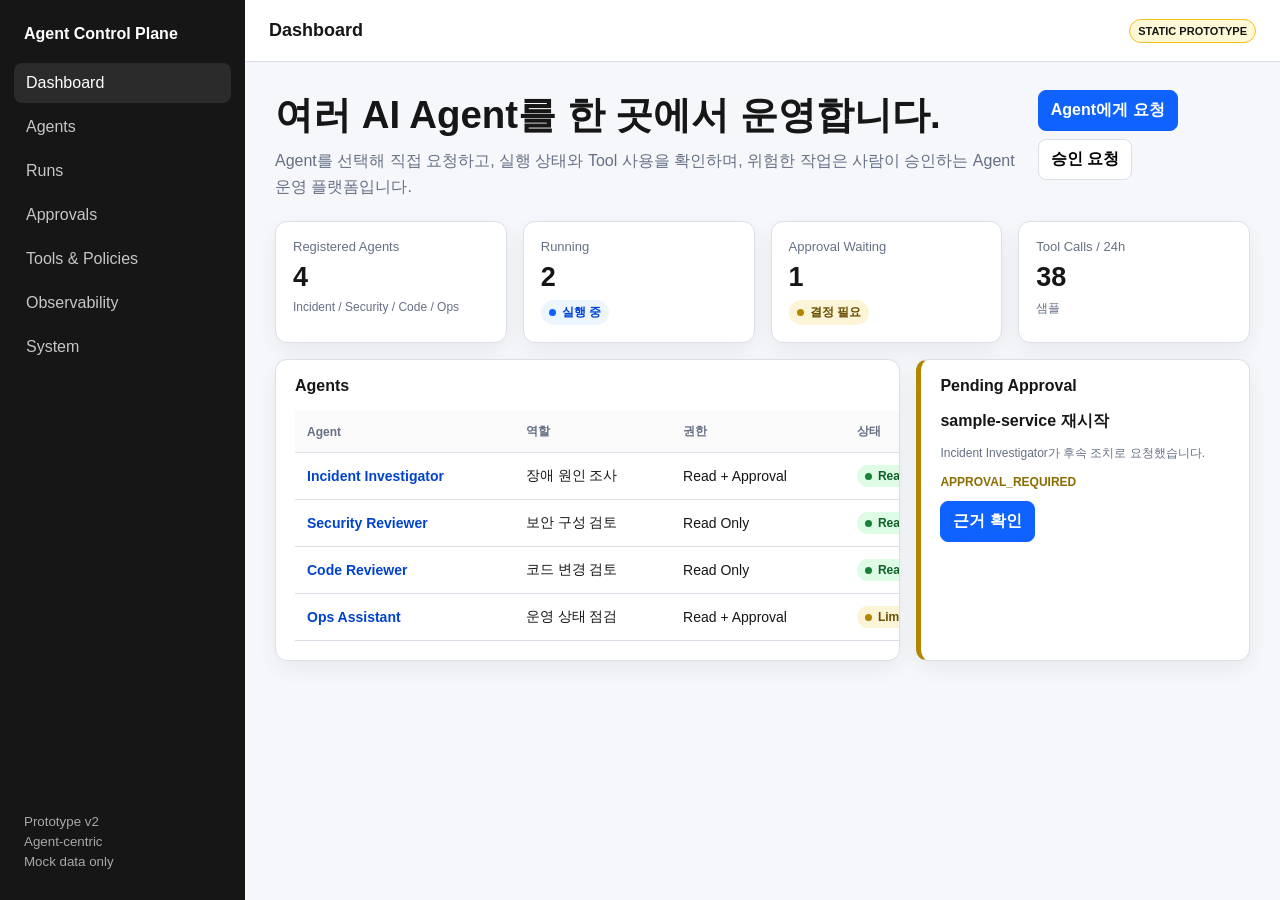
<file: prototype/index.html>
<!doctype html>
<html lang="ko">
<head>
  <meta charset="utf-8">
  <meta name="viewport" content="width=device-width, initial-scale=1">
  <meta http-equiv="refresh" content="0; url=agent-control-plane-v2.html">
  <title>Agent Control Plane Prototype v2</title>
</head>
<body>
  <p>Agent 중심 v2 프로토타입으로 이동합니다.</p>
  <p><a href="agent-control-plane-v2.html">Agent Control Plane Prototype v2 열기</a></p>
</body>
</html>
</file>
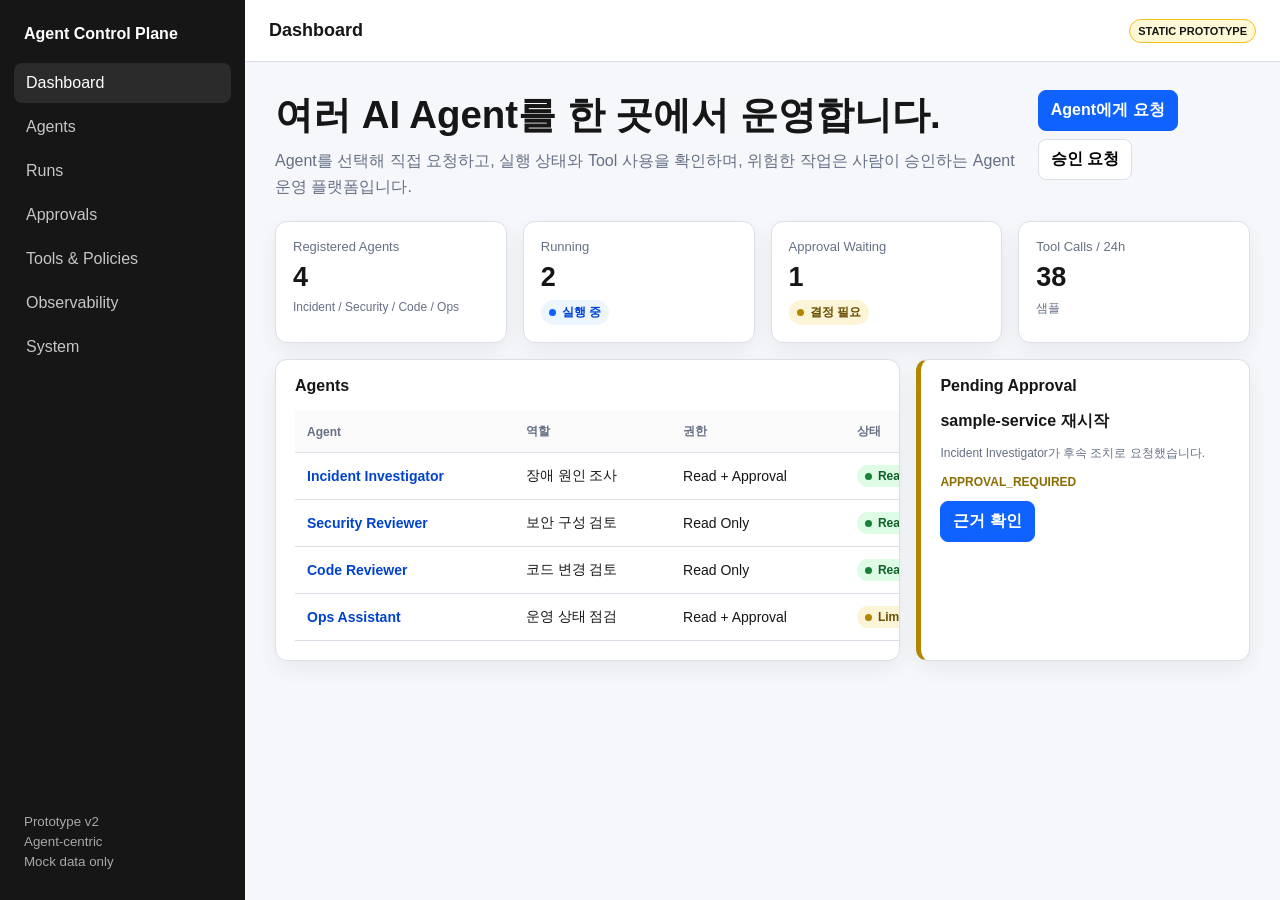
<file: prototype/agent-control-plane-v2.html>
<!doctype html>
<html lang="ko">
<head>
<meta charset="utf-8"><meta name="viewport" content="width=device-width,initial-scale=1">
<title>Agent Control Plane Prototype v2</title>
<style>
:root{--bg:#f5f7fa;--p:#fff;--t:#161616;--m:#667085;--l:#d9dee7;--b:#0f62fe;--ok:#198038;--w:#b28600;--d:#da1e28;--s:#161616}
*{box-sizing:border-box}body{margin:0;font-family:Arial,"Noto Sans KR",sans-serif;background:var(--bg);color:var(--t)}
button,input,textarea,select{font:inherit}.app{display:grid;grid-template-columns:245px 1fr;min-height:100vh}
aside{background:var(--s);color:white;padding:18px 14px;position:sticky;top:0;height:100vh;display:flex;flex-direction:column}.brand{font-weight:800;padding:7px 10px 20px}
nav{display:grid;gap:4px}.nav{border:0;background:transparent;color:#c6c6c6;text-align:left;padding:11px 12px;border-radius:8px}.nav:hover,.nav.active{background:#2b2b2b;color:white}
aside small{margin-top:auto;color:#a8a8a8;padding:10px;line-height:1.5}.main{min-width:0}.top{height:62px;background:#fff;border-bottom:1px solid var(--l);display:flex;align-items:center;padding:0 24px;position:sticky;top:0;z-index:5}.top b{font-size:18px}.mock{margin-left:auto;font-size:11px;background:#fff8d6;border:1px solid #f1c21b;padding:5px 8px;border-radius:999px;font-weight:800}
.menu{display:none}.content{max-width:1400px;margin:auto;padding:28px 30px 50px}.view{display:none}.view.active{display:block}
.hero{display:flex;justify-content:space-between;gap:18px;align-items:flex-start;margin-bottom:22px}.hero h1{margin:0 0 7px;font-size:clamp(28px,3vw,40px)}.hero p{margin:0;color:var(--m);line-height:1.6;max-width:850px}
.btn{border:1px solid var(--l);background:#fff;padding:9px 12px;border-radius:8px;font-weight:800;cursor:pointer}.btn.primary{background:var(--b);border-color:var(--b);color:#fff}.actions{display:flex;gap:8px;flex-wrap:wrap}
.grid{display:grid;gap:16px}.kpis{grid-template-columns:repeat(4,1fr);margin-bottom:16px}.two{grid-template-columns:minmax(0,1.5fr) minmax(300px,.8fr)}.agents{grid-template-columns:repeat(4,1fr)}
.card{background:var(--p);border:1px solid var(--l);border-radius:12px;box-shadow:0 8px 22px rgba(16,24,40,.06)}.head{padding:17px 19px 10px}.head h2{margin:0;font-size:16px}.body{padding:6px 19px 19px}.k{padding:17px}.label{font-size:13px;color:var(--m)}.value{font-size:27px;font-weight:800;margin-top:8px}.sub{font-size:12px;color:var(--m);margin-top:7px}
.badge{display:inline-flex;gap:6px;align-items:center;border-radius:999px;padding:4px 8px;font-size:12px;font-weight:800;background:#eee}.badge:before{content:"";width:7px;height:7px;border-radius:50%;background:#888}.ok{background:#defbe6;color:#0e6027}.ok:before{background:var(--ok)}.run{background:#edf5ff;color:#0043ce}.run:before{background:var(--b)}.warn{background:#fcf4d6;color:#684e00}.warn:before{background:var(--w)}
table{width:100%;border-collapse:collapse;min-width:680px}.table{overflow:auto}th,td{text-align:left;padding:12px;border-bottom:1px solid var(--l);font-size:14px}th{font-size:12px;color:var(--m);background:#fafafa}.link{color:#0043ce;font-weight:800;cursor:pointer}
.agent{padding:17px}.agent h3{margin:10px 0 6px}.agent p{font-size:13px;color:var(--m);line-height:1.55}.icon{width:40px;height:40px;border-radius:10px;background:#edf5ff;color:#0043ce;display:grid;place-items:center;font-weight:900}
.tags{display:flex;gap:5px;flex-wrap:wrap;margin:10px 0}.tag{font-size:11px;border:1px solid var(--l);padding:4px 6px;border-radius:6px}.request textarea{width:100%;min-height:130px;border:1px solid #aeb7c2;border-radius:9px;padding:12px;resize:vertical}
.callout{border-left:4px solid var(--b);background:#edf5ff;padding:13px 15px;border-radius:0 9px 9px 0;line-height:1.55}.approval{border-left:5px solid var(--w)}
.policyrow,.toolrow{display:grid;grid-template-columns:150px 1fr auto;gap:10px;align-items:center;padding:10px 0;border-bottom:1px solid var(--l)}.policy{font-size:12px;font-weight:900}.allow{color:var(--ok)}.approve{color:#8a6d00}.deny{color:var(--d)}
.timeline{position:relative;margin-left:6px}.timeline:before{content:"";position:absolute;left:7px;top:7px;bottom:7px;width:2px;background:var(--l)}.step{position:relative;padding:0 0 20px 34px}.dot{position:absolute;left:0;top:2px;width:16px;height:16px;border-radius:50%;border:4px solid var(--ok);background:white}.step.active .dot{border-color:var(--b)}.step b{display:block}.small{font-size:12px;color:var(--m);line-height:1.55}
.chat{display:grid;gap:10px}.bubble{max-width:85%;padding:12px 14px;border-radius:12px;line-height:1.55}.user{margin-left:auto;background:#d0e2ff}.agentmsg{background:#f4f4f4}
.toast{position:fixed;right:18px;bottom:18px;background:#161616;color:white;padding:12px 14px;border-radius:9px;opacity:0;transition:.2s}.toast.show{opacity:1}
@media(max-width:1050px){.kpis,.agents{grid-template-columns:1fr 1fr}.two{grid-template-columns:1fr}}
@media(max-width:760px){.app{grid-template-columns:1fr}aside{position:fixed;left:-255px;width:245px;z-index:10;transition:.2s}aside.open{left:0}.menu{display:block;margin-right:10px}.content{padding:18px 13px 40px}.top{padding:0 13px}.hero{display:grid}.agents{grid-template-columns:1fr}.policyrow,.toolrow{grid-template-columns:1fr}.bubble{max-width:95%}}
@media(max-width:420px){.kpis{grid-template-columns:1fr}}
</style>
</head><body>
<div class="app">
<aside id="side"><div class="brand">Agent Control Plane</div><nav>
<button class="nav active" data-v="dashboard">Dashboard</button>
<button class="nav" data-v="agents">Agents</button>
<button class="nav" data-v="runs">Runs</button>
<button class="nav" data-v="approvals">Approvals</button>
<button class="nav" data-v="tools">Tools & Policies</button>
<button class="nav" data-v="observability">Observability</button>
<button class="nav" data-v="system">System</button>
</nav><small>Prototype v2<br>Agent-centric<br>Mock data only</small></aside>
<main class="main"><header class="top"><button class="menu" id="menu">☰</button><b id="title">Dashboard</b><span class="mock">STATIC PROTOTYPE</span></header><div class="content">

<section class="view active" id="dashboard">
<div class="hero"><div><h1>여러 AI Agent를 한 곳에서 운영합니다.</h1><p>Agent를 선택해 직접 요청하고, 실행 상태와 Tool 사용을 확인하며, 위험한 작업은 사람이 승인하는 Agent 운영 플랫폼입니다.</p></div><div class="actions"><button class="btn primary" data-v="agents">Agent에게 요청</button><button class="btn" data-v="approvals">승인 요청</button></div></div>
<div class="grid kpis">
<div class="card k"><div class="label">Registered Agents</div><div class="value">4</div><div class="sub">Incident / Security / Code / Ops</div></div>
<div class="card k"><div class="label">Running</div><div class="value">2</div><div class="sub"><span class="badge run">실행 중</span></div></div>
<div class="card k"><div class="label">Approval Waiting</div><div class="value">1</div><div class="sub"><span class="badge warn">결정 필요</span></div></div>
<div class="card k"><div class="label">Tool Calls / 24h</div><div class="value">38</div><div class="sub">샘플</div></div>
</div>
<div class="grid two">
<div class="card"><div class="head"><h2>Agents</h2></div><div class="body table"><table><tr><th>Agent</th><th>역할</th><th>권한</th><th>상태</th></tr>
<tr><td><span class="link" data-agent="incident">Incident Investigator</span></td><td>장애 원인 조사</td><td>Read + Approval</td><td><span class="badge ok">Ready</span></td></tr>
<tr><td><span class="link" data-agent="security">Security Reviewer</span></td><td>보안 구성 검토</td><td>Read Only</td><td><span class="badge ok">Ready</span></td></tr>
<tr><td><span class="link" data-agent="code">Code Reviewer</span></td><td>코드 변경 검토</td><td>Read Only</td><td><span class="badge ok">Ready</span></td></tr>
<tr><td><span class="link" data-agent="ops">Ops Assistant</span></td><td>운영 상태 점검</td><td>Read + Approval</td><td><span class="badge warn">Limited</span></td></tr>
</table></div></div>
<div class="card approval"><div class="head"><h2>Pending Approval</h2></div><div class="body"><b>sample-service 재시작</b><p class="small">Incident Investigator가 후속 조치로 요청했습니다.</p><p class="policy approve">APPROVAL_REQUIRED</p><button class="btn primary" data-v="approvals">근거 확인</button></div></div>
</div></section>

<section class="view" id="agents"><div class="hero"><div><h1>Agents</h1><p>Agent를 선택하면 역할과 Tool 정책을 확인하고 바로 요청할 수 있습니다.</p></div></div>
<div class="grid agents">
<div class="card agent"><div class="icon">IN</div><h3>Incident Investigator</h3><p>Metrics, Logs, Deployment, Dependency를 조사해 장애 원인을 찾습니다.</p><div class="tags"><span class="tag">read_metrics</span><span class="tag">read_logs</span></div><button class="btn primary" data-agent="incident">열기 / 요청하기</button></div>
<div class="card agent"><div class="icon">SR</div><h3>Security Reviewer</h3><p>Repository, Dockerfile, Kubernetes, 인증/인가 구성을 검토합니다.</p><div class="tags"><span class="tag">read_repo</span><span class="tag">scan_config</span></div><button class="btn primary" data-agent="security">열기 / 요청하기</button></div>
<div class="card agent"><div class="icon">CR</div><h3>Code Reviewer</h3><p>변경 코드와 테스트를 읽고 회귀와 누락을 검토합니다.</p><div class="tags"><span class="tag">git_diff</span><span class="tag">read_tests</span></div><button class="btn primary" data-agent="code">열기 / 요청하기</button></div>
<div class="card agent"><div class="icon">OP</div><h3>Ops Assistant</h3><p>서비스 상태와 배포 이력을 점검하고 운영 조치를 제안합니다.</p><div class="tags"><span class="tag">status</span><span class="tag">deployment</span></div><button class="btn primary" data-agent="ops">열기 / 요청하기</button></div>
</div></section>

<section class="view" id="agentDetail"><div class="hero"><div><h1 id="agentName">Incident Investigator</h1><p id="agentDesc">장애 원인을 운영 정보로 조사합니다.</p></div><span class="badge ok">Ready</span></div>
<div class="grid two"><div class="card"><div class="head"><h2>Agent에게 요청</h2></div><div class="body request">
<textarea id="request">최근 30분 동안 API 5xx가 증가한 원인을 조사하고 대응안을 정리해줘.</textarea>
<div class="actions" style="margin-top:10px"><button class="btn primary" id="run">Run Agent</button><button class="btn" id="clear">Clear</button></div>
<p class="small">실제 구현 시 이 요청은 Web GUI, REST API, sapctl CLI에서 동일하게 실행됩니다.</p></div></div>
<div class="card"><div class="head"><h2>Agent Policy</h2></div><div class="body" id="policy">
<div class="policyrow"><code>read_metrics</code><span>Metrics 조회</span><span class="policy allow">ALLOW</span></div>
<div class="policyrow"><code>read_logs</code><span>Log 조회</span><span class="policy allow">ALLOW</span></div>
<div class="policyrow"><code>restart_service</code><span>서비스 재시작</span><span class="policy approve">APPROVAL</span></div>
<div class="policyrow"><code>read_secret</code><span>Secret 조회</span><span class="policy deny">DENY</span></div>
</div></div></div>
<div class="card" style="margin-top:16px"><div class="head"><h2>최근 요청</h2></div><div class="body chat"><div class="bubble user">최근 30분 동안 5xx 증가 원인을 조사해줘.</div><div class="bubble agentmsg">조사를 시작했습니다. Metrics → Logs → Deployment → Dependency 순서로 확인합니다.</div></div></div>
</section>

<section class="view" id="runs"><div class="hero"><div><h1>Runs</h1><p>모든 Agent 실행을 요청, 상태, Tool 호출, 결과 기준으로 추적합니다.</p></div><button class="btn primary" data-v="agents">새 Run</button></div>
<div class="card"><div class="head"><h2>Recent Runs</h2></div><div class="body table"><table><tr><th>Run</th><th>Agent</th><th>Request</th><th>Status</th><th>Tool Calls</th><th>Result</th></tr>
<tr><td><span class="link" data-v="runDetail">run_demo_1042</span></td><td>Incident Investigator</td><td>API 5xx 원인 조사</td><td><span class="badge run">RUNNING</span></td><td>4</td><td>DB pool 포화 의심</td></tr>
<tr><td>run_demo_1041</td><td>Security Reviewer</td><td>배포 설정 검토</td><td><span class="badge ok">DONE</span></td><td>6</td><td>2 findings</td></tr>
</table></div></div></section>

<section class="view" id="runDetail"><div class="hero"><div><h1>Run #1042</h1><p>Incident Investigator · <span class="badge run">RUNNING</span></p></div><button class="btn primary" data-v="approvals">승인 요청 1</button></div>
<div class="grid two"><div class="card"><div class="head"><h2>요청 / Timeline</h2></div><div class="body">
<div class="callout" style="margin-bottom:16px"><b>User request</b><br>최근 30분 동안 API 5xx가 증가한 원인을 조사하고 대응안을 정리해줘.</div>
<div class="timeline"><div class="step"><span class="dot"></span><b>read_metrics 완료</b><span class="small">5xx, P95, DB pool 조회</span></div><div class="step"><span class="dot"></span><b>read_logs 완료</b><span class="small">DB timeout 패턴 확인</span></div><div class="step"><span class="dot"></span><b>read_deployment 완료</b><span class="small">최근 배포 확인</span></div><div class="step active"><span class="dot"></span><b>dependency_check 진행 중</b><span class="small">PostgreSQL 확인</span></div></div></div></div>
<div class="card"><div class="head"><h2>Tool Calls</h2></div><div class="body"><div class="toolrow"><code>read_metrics</code><span>P95 / Error / DB pool</span><span class="badge ok">DONE</span></div><div class="toolrow"><code>read_logs</code><span>timeout pattern</span><span class="badge ok">DONE</span></div><div class="toolrow"><code>read_deployment</code><span>release state</span><span class="badge ok">DONE</span></div><div class="toolrow"><code>dependency_check</code><span>PostgreSQL</span><span class="badge run">RUNNING</span></div></div></div></div>
<div class="grid two" style="margin-top:16px"><div class="card"><div class="head"><h2>Result</h2></div><div class="body"><div class="callout"><b>Finding</b><br>DB connection pool 포화가 주요 원인으로 보입니다.</div></div></div>
<div class="card approval"><div class="head"><h2>Recommended Action</h2></div><div class="body"><b>sample-service 재시작 후 회복 검증</b><p class="policy approve">APPROVAL_REQUIRED</p><button class="btn primary" data-v="approvals">승인 여부 결정</button></div></div></div>
</section>

<section class="view" id="approvals"><div class="hero"><div><h1>Approvals</h1><p>Agent가 요청한 영향 작업을 사람이 결정합니다.</p></div></div>
<div class="card approval"><div class="head"><h2>sample-service 재시작</h2></div><div class="body"><p><b>Requested by</b><br>Incident Investigator / run_demo_1042</p><p><b>Evidence</b><br>DB pool 96%, timeout 42건, P95 3.2s (모두 샘플)</p><p class="policy approve">APPROVAL_REQUIRED</p><div class="actions"><button class="btn primary" id="approveBtn">Approve</button><button class="btn" id="rejectBtn">Reject</button><span id="decision" class="badge warn">WAITING</span></div></div></div></section>

<section class="view" id="tools"><div class="hero"><div><h1>Tools & Policies</h1><p>Agent별 Tool 사용 권한을 ALLOW, APPROVAL_REQUIRED, DENY로 관리합니다.</p></div></div>
<div class="card"><div class="head"><h2>Incident Investigator</h2></div><div class="body">
<div class="policyrow"><code>read_metrics</code><span>Metrics 조회</span><span class="policy allow">ALLOW</span></div>
<div class="policyrow"><code>read_logs</code><span>Log 조회</span><span class="policy allow">ALLOW</span></div>
<div class="policyrow"><code>restart_service</code><span>서비스 재시작</span><span class="policy approve">APPROVAL_REQUIRED</span></div>
<div class="policyrow"><code>deploy</code><span>배포</span><span class="policy approve">APPROVAL_REQUIRED</span></div>
<div class="policyrow"><code>read_secret</code><span>Secret 조회</span><span class="policy deny">DENY</span></div>
</div></div></section>

<section class="view" id="observability"><div class="hero"><div><h1>Observability</h1><p>Agent와 Tool 실행을 운영 관점에서 추적하는 개념 화면입니다.</p></div></div>
<div class="grid kpis"><div class="card k"><div class="label">Agent Completion</div><div class="value">94%</div><div class="sub">sample</div></div><div class="card k"><div class="label">Tool Failure</div><div class="value">2.6%</div><div class="sub">sample</div></div><div class="card k"><div class="label">P95 Run</div><div class="value">38s</div><div class="sub">sample</div></div><div class="card k"><div class="label">Approval Wait</div><div class="value">3m</div><div class="sub">sample</div></div></div></section>

<section class="view" id="system"><div class="hero"><div><h1>System</h1><p>Control Plane, Database, Agent Provider, 배포 상태를 확인합니다.</p></div></div>
<div class="grid kpis"><div class="card k"><div class="label">Control API</div><div class="value">UP</div><div class="sub">prototype</div></div><div class="card k"><div class="label">PostgreSQL</div><div class="value">NEXT</div><div class="sub">Phase 0.5</div></div><div class="card k"><div class="label">Agent Provider</div><div class="value">MOCK</div><div class="sub">Agents API later</div></div><div class="card k"><div class="label">Runtime</div><div class="value">HTML</div><div class="sub">v2</div></div></div></section>

</div></main></div><div class="toast" id="toast"></div>
<script>
const titles={dashboard:"Dashboard",agents:"Agents",agentDetail:"Agent Detail",runs:"Runs",runDetail:"Run Detail",approvals:"Approvals",tools:"Tools & Policies",observability:"Observability",system:"System"};
const side=document.getElementById("side"),toast=document.getElementById("toast");
function show(id){document.querySelectorAll(".view").forEach(x=>x.classList.toggle("active",x.id===id));document.querySelectorAll(".nav").forEach(x=>x.classList.toggle("active",x.dataset.v===id||(id==="agentDetail"&&x.dataset.v==="agents")||(id==="runDetail"&&x.dataset.v==="runs")));document.getElementById("title").textContent=titles[id];side.classList.remove("open");window.scrollTo(0,0)}
document.querySelectorAll("[data-v]").forEach(x=>x.onclick=()=>show(x.dataset.v));document.getElementById("menu").onclick=()=>side.classList.toggle("open");
const A={incident:["Incident Investigator","Metrics, Logs, Deployment, Dependency를 조사해 장애 원인과 대응안을 제시합니다.","최근 30분 동안 API 5xx가 증가한 원인을 조사하고 대응안을 정리해줘.",[["read_metrics","Metrics 조회","ALLOW"],["read_logs","Log 조회","ALLOW"],["restart_service","서비스 재시작","APPROVAL"],["read_secret","Secret 조회","DENY"]]],security:["Security Reviewer","Repository와 배포 구성을 읽기 전용으로 검토합니다.","이 Repository의 Dockerfile, 인증/인가 설정, Secret 노출 위험을 검토해줘.",[["read_repo","Repository 읽기","ALLOW"],["scan_config","설정 검토","ALLOW"],["change_code","코드 변경","APPROVAL"],["read_secret","Secret 조회","DENY"]]],code:["Code Reviewer","변경 코드와 테스트를 검토합니다.","최근 변경사항을 검토하고 blocker와 테스트 누락을 정리해줘.",[["git_diff","Diff 읽기","ALLOW"],["read_tests","Test 읽기","ALLOW"],["write_code","코드 수정","APPROVAL"],["merge","Merge","DENY"]]],ops:["Ops Assistant","서비스 상태와 배포 이력을 점검합니다.","현재 서비스 상태를 점검하고 주의가 필요한 항목을 정리해줘.",[["status","상태 조회","ALLOW"],["deployment","배포 조회","ALLOW"],["restart_service","서비스 재시작","APPROVAL"],["delete_data","데이터 삭제","DENY"]]]};
document.querySelectorAll("[data-agent]").forEach(x=>x.onclick=()=>{let a=A[x.dataset.agent];document.getElementById("agentName").textContent=a[0];document.getElementById("agentDesc").textContent=a[1];document.getElementById("request").value=a[2];document.getElementById("policy").innerHTML=a[3].map(p=>`<div class="policyrow"><code>${p[0]}</code><span>${p[1]}</span><span class="policy ${p[2]==="ALLOW"?"allow":p[2]==="DENY"?"deny":"approve"}">${p[2]}</span></div>`).join("");show("agentDetail")});
function pop(m){toast.textContent=m;toast.classList.add("show");setTimeout(()=>toast.classList.remove("show"),2200)}
document.getElementById("run").onclick=()=>{pop("샘플 Run 생성. 실제 Agent API는 호출하지 않습니다.");setTimeout(()=>show("runDetail"),300)};document.getElementById("clear").onclick=()=>document.getElementById("request").value="";
document.getElementById("approveBtn").onclick=()=>{let d=document.getElementById("decision");d.className="badge ok";d.textContent="APPROVED";pop("샘플 승인 완료")};document.getElementById("rejectBtn").onclick=()=>{let d=document.getElementById("decision");d.className="badge";d.textContent="REJECTED";pop("샘플 거부 완료")};
</script></body></html>
</file>
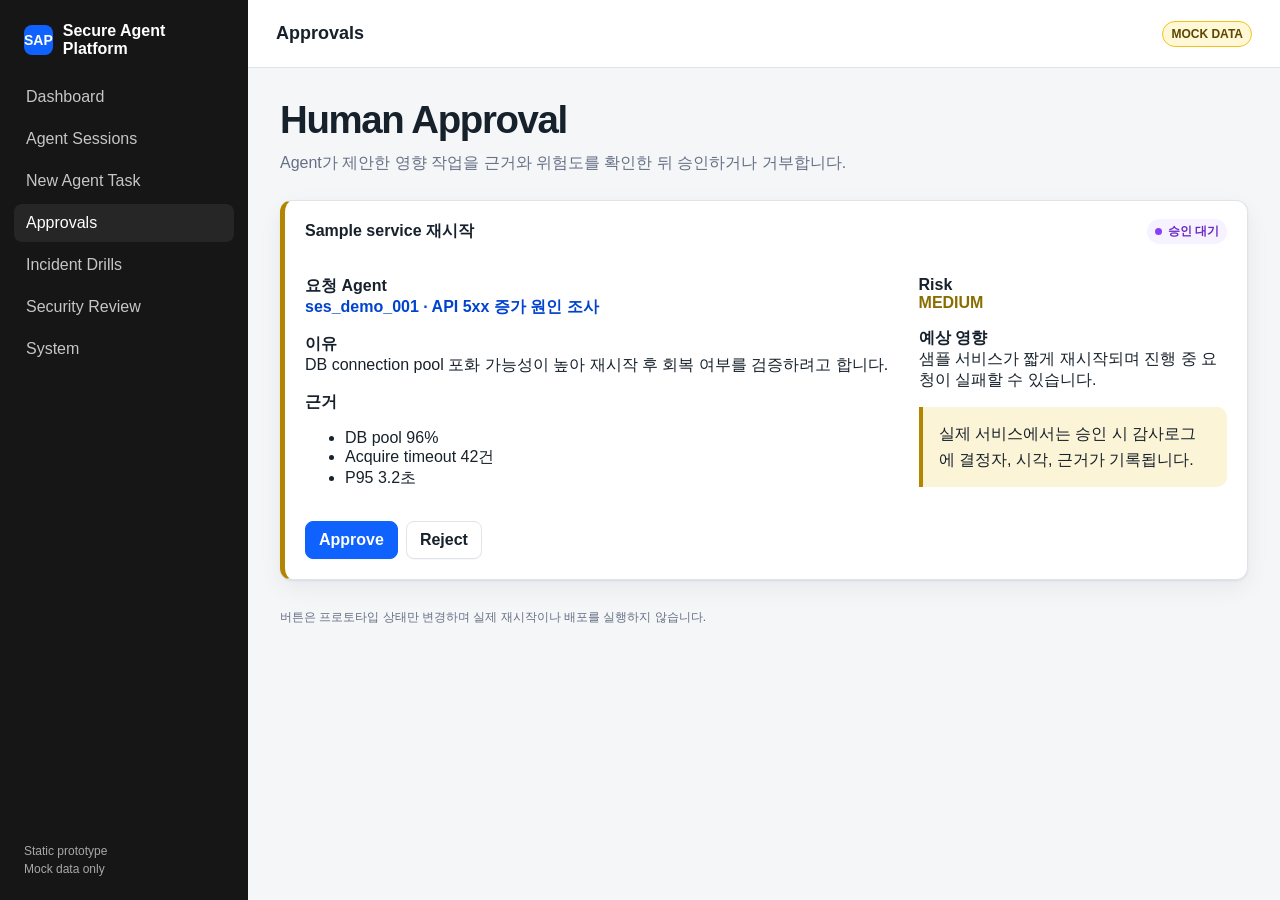
<file: prototype/approvals.html>
<!doctype html><html lang="ko"><head><meta charset="utf-8"><meta name="viewport" content="width=device-width,initial-scale=1"><title>Secure Agent Platform - Approvals</title><link rel="stylesheet" href="assets/css/app.css"><script defer src="assets/js/app.js"></script></head><body data-page="approvals"><div class="app-shell"><aside class="sidebar"><a class="brand" href="index.html"><span class="brand-mark">SAP</span><span>Secure Agent Platform</span></a><nav class="nav"><a data-nav="dashboard" href="index.html">Dashboard</a><a data-nav="sessions" href="sessions.html">Agent Sessions</a><a data-nav="new" href="session-new.html">New Agent Task</a><a data-nav="approvals" href="approvals.html">Approvals</a><a data-nav="incidents" href="incidents.html">Incident Drills</a><a data-nav="security" href="security-review.html">Security Review</a><a data-nav="system" href="system.html">System</a></nav><div class="sidebar-footer">Static prototype<br>Mock data only</div></aside><div class="overlay"></div><main class="main"><header class="topbar"><button class="menu-button" data-menu>☰</button><div class="page-title">Approvals</div><div class="topbar-right"><span class="mock-pill">MOCK DATA</span></div></header><div class="content"><section class="hero"><div><h1>Human Approval</h1><p>Agent가 제안한 영향 작업을 근거와 위험도를 확인한 뒤 승인하거나 거부합니다.</p></div></section><article class="card approval-card" data-approval-card><div class="card-head"><h2>Sample service 재시작</h2><span class="meta"><span class="status pending" data-approval-state>승인 대기</span></span></div><div class="card-body"><div class="grid two"><div><p><strong>요청 Agent</strong><br><a class="link" href="session-detail.html">ses_demo_001 · API 5xx 증가 원인 조사</a></p><p><strong>이유</strong><br>DB connection pool 포화 가능성이 높아 재시작 후 회복 여부를 검증하려고 합니다.</p><p><strong>근거</strong></p><ul><li>DB pool 96%</li><li>Acquire timeout 42건</li><li>P95 3.2초</li></ul></div><div><p><strong>Risk</strong><br><span class="risk medium">MEDIUM</span></p><p><strong>예상 영향</strong><br>샘플 서비스가 짧게 재시작되며 진행 중 요청이 실패할 수 있습니다.</p><div class="callout warn">실제 서비스에서는 승인 시 감사로그에 결정자, 시각, 근거가 기록됩니다.</div></div></div><div class="actions" style="margin-top:16px"><button class="btn primary" data-decision="approve">Approve</button><button class="btn" data-decision="reject">Reject</button></div></div></article><p class="footer-note">버튼은 프로토타입 상태만 변경하며 실제 재시작이나 배포를 실행하지 않습니다.</p></div></main></div><div class="toast" data-toast></div></body></html>
</file>
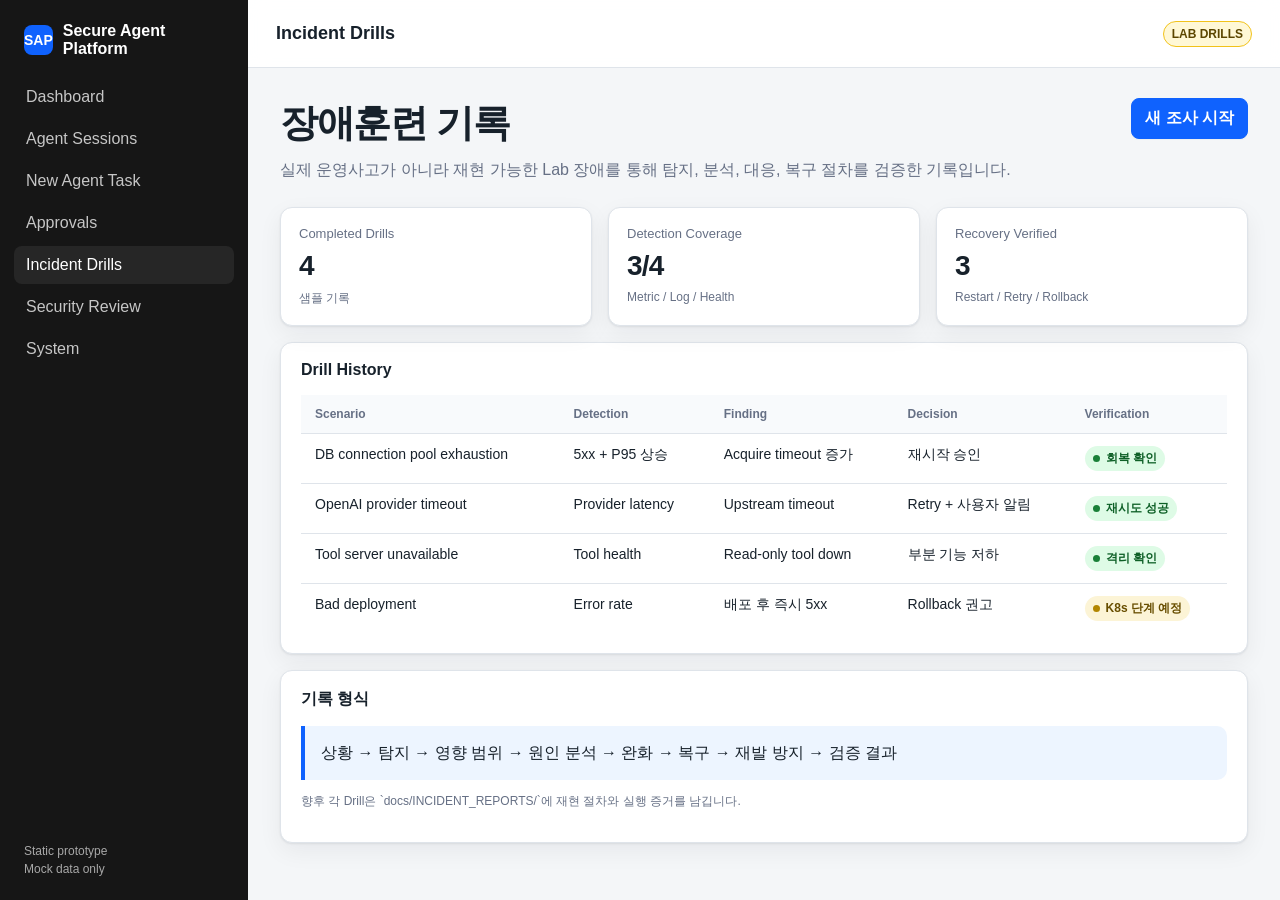
<file: prototype/incidents.html>
<!doctype html><html lang="ko"><head><meta charset="utf-8"><meta name="viewport" content="width=device-width,initial-scale=1"><title>Secure Agent Platform - Incident Drills</title><link rel="stylesheet" href="assets/css/app.css"><script defer src="assets/js/app.js"></script></head><body data-page="incidents"><div class="app-shell"><aside class="sidebar"><a class="brand" href="index.html"><span class="brand-mark">SAP</span><span>Secure Agent Platform</span></a><nav class="nav"><a data-nav="dashboard" href="index.html">Dashboard</a><a data-nav="sessions" href="sessions.html">Agent Sessions</a><a data-nav="new" href="session-new.html">New Agent Task</a><a data-nav="approvals" href="approvals.html">Approvals</a><a data-nav="incidents" href="incidents.html">Incident Drills</a><a data-nav="security" href="security-review.html">Security Review</a><a data-nav="system" href="system.html">System</a></nav><div class="sidebar-footer">Static prototype<br>Mock data only</div></aside><div class="overlay"></div><main class="main"><header class="topbar"><button class="menu-button" data-menu>☰</button><div class="page-title">Incident Drills</div><div class="topbar-right"><span class="mock-pill">LAB DRILLS</span></div></header><div class="content"><section class="hero"><div><h1>장애훈련 기록</h1><p>실제 운영사고가 아니라 재현 가능한 Lab 장애를 통해 탐지, 분석, 대응, 복구 절차를 검증한 기록입니다.</p></div><div class="actions"><a class="btn primary" href="session-new.html">새 조사 시작</a></div></section><div class="grid three"><article class="card kpi-card"><div class="kpi-label">Completed Drills</div><div class="kpi-value">4</div><div class="kpi-sub">샘플 기록</div></article><article class="card kpi-card"><div class="kpi-label">Detection Coverage</div><div class="kpi-value">3/4</div><div class="kpi-sub">Metric / Log / Health</div></article><article class="card kpi-card"><div class="kpi-label">Recovery Verified</div><div class="kpi-value">3</div><div class="kpi-sub">Restart / Retry / Rollback</div></article></div><article class="card" style="margin-top:16px"><div class="card-head"><h2>Drill History</h2></div><div class="card-body table-wrap"><table><thead><tr><th>Scenario</th><th>Detection</th><th>Finding</th><th>Decision</th><th>Verification</th></tr></thead><tbody><tr><td>DB connection pool exhaustion</td><td>5xx + P95 상승</td><td>Acquire timeout 증가</td><td>재시작 승인</td><td><span class="status ok">회복 확인</span></td></tr><tr><td>OpenAI provider timeout</td><td>Provider latency</td><td>Upstream timeout</td><td>Retry + 사용자 알림</td><td><span class="status ok">재시도 성공</span></td></tr><tr><td>Tool server unavailable</td><td>Tool health</td><td>Read-only tool down</td><td>부분 기능 저하</td><td><span class="status ok">격리 확인</span></td></tr><tr><td>Bad deployment</td><td>Error rate</td><td>배포 후 즉시 5xx</td><td>Rollback 권고</td><td><span class="status warn">K8s 단계 예정</span></td></tr></tbody></table></div></article><section class="card" style="margin-top:16px"><div class="card-head"><h2>기록 형식</h2></div><div class="card-body"><div class="callout">상황 → 탐지 → 영향 범위 → 원인 분석 → 완화 → 복구 → 재발 방지 → 검증 결과</div><p class="small">향후 각 Drill은 `docs/INCIDENT_REPORTS/`에 재현 절차와 실행 증거를 남깁니다.</p></div></section></div></main></div><div class="toast" data-toast></div></body></html>
</file>
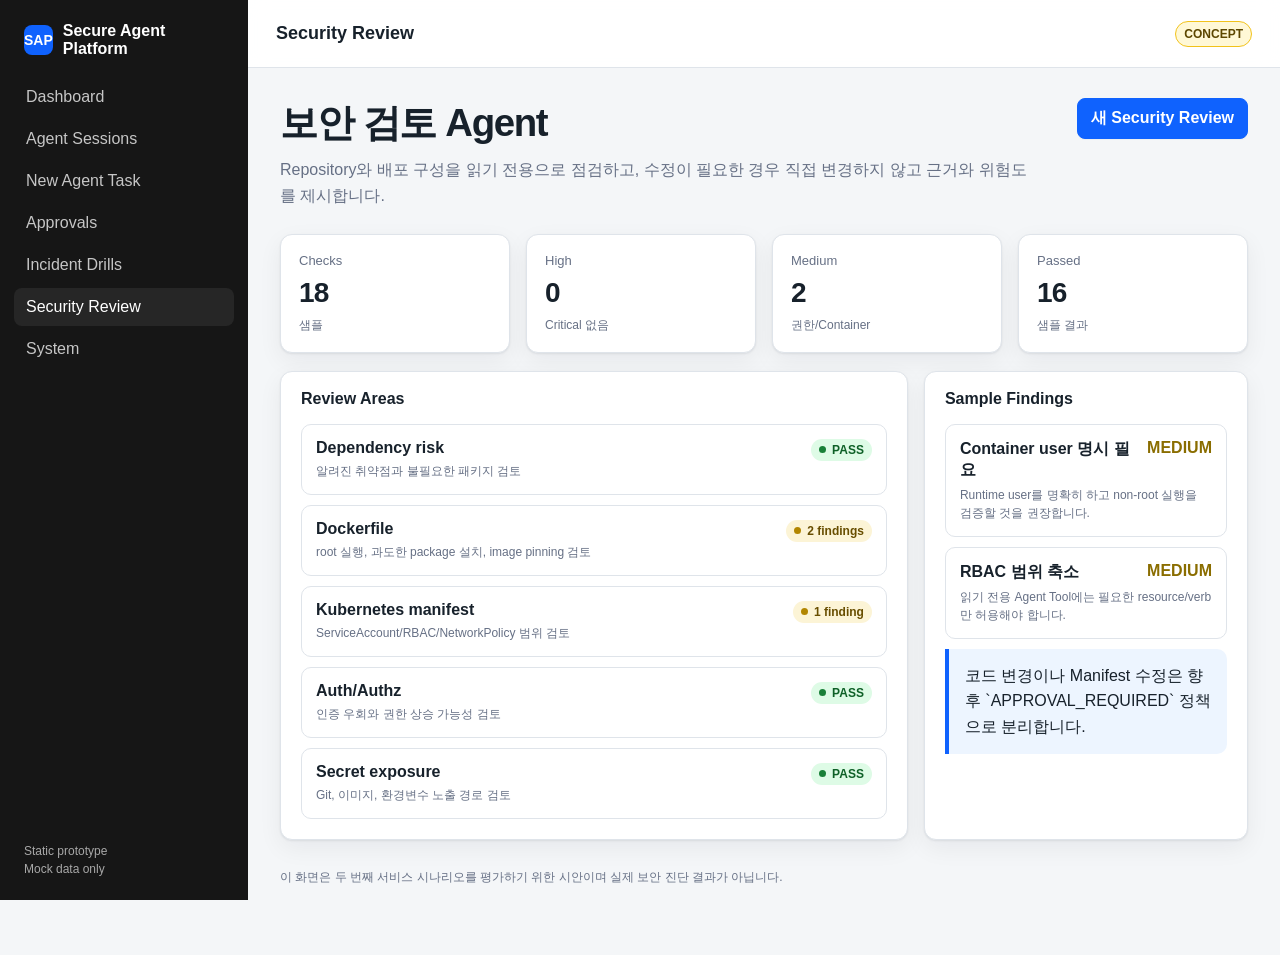
<file: prototype/security-review.html>
<!doctype html><html lang="ko"><head><meta charset="utf-8"><meta name="viewport" content="width=device-width,initial-scale=1"><title>Secure Agent Platform - Security Review</title><link rel="stylesheet" href="assets/css/app.css"><script defer src="assets/js/app.js"></script></head><body data-page="security"><div class="app-shell"><aside class="sidebar"><a class="brand" href="index.html"><span class="brand-mark">SAP</span><span>Secure Agent Platform</span></a><nav class="nav"><a data-nav="dashboard" href="index.html">Dashboard</a><a data-nav="sessions" href="sessions.html">Agent Sessions</a><a data-nav="new" href="session-new.html">New Agent Task</a><a data-nav="approvals" href="approvals.html">Approvals</a><a data-nav="incidents" href="incidents.html">Incident Drills</a><a data-nav="security" href="security-review.html">Security Review</a><a data-nav="system" href="system.html">System</a></nav><div class="sidebar-footer">Static prototype<br>Mock data only</div></aside><div class="overlay"></div><main class="main"><header class="topbar"><button class="menu-button" data-menu>☰</button><div class="page-title">Security Review</div><div class="topbar-right"><span class="mock-pill">CONCEPT</span></div></header><div class="content"><section class="hero"><div><h1>보안 검토 Agent</h1><p>Repository와 배포 구성을 읽기 전용으로 점검하고, 수정이 필요한 경우 직접 변경하지 않고 근거와 위험도를 제시합니다.</p></div><div class="actions"><a class="btn primary" href="session-new.html">새 Security Review</a></div></section><section class="grid kpi"><article class="card kpi-card"><div class="kpi-label">Checks</div><div class="kpi-value">18</div><div class="kpi-sub">샘플</div></article><article class="card kpi-card"><div class="kpi-label">High</div><div class="kpi-value">0</div><div class="kpi-sub">Critical 없음</div></article><article class="card kpi-card"><div class="kpi-label">Medium</div><div class="kpi-value">2</div><div class="kpi-sub">권한/Container</div></article><article class="card kpi-card"><div class="kpi-label">Passed</div><div class="kpi-value">16</div><div class="kpi-sub">샘플 결과</div></article></section><section class="grid two"><article class="card"><div class="card-head"><h2>Review Areas</h2></div><div class="card-body list"><div class="list-item"><div class="list-row"><strong>Dependency risk</strong><span class="status ok">PASS</span></div><div class="small">알려진 취약점과 불필요한 패키지 검토</div></div><div class="list-item"><div class="list-row"><strong>Dockerfile</strong><span class="status warn">2 findings</span></div><div class="small">root 실행, 과도한 package 설치, image pinning 검토</div></div><div class="list-item"><div class="list-row"><strong>Kubernetes manifest</strong><span class="status warn">1 finding</span></div><div class="small">ServiceAccount/RBAC/NetworkPolicy 범위 검토</div></div><div class="list-item"><div class="list-row"><strong>Auth/Authz</strong><span class="status ok">PASS</span></div><div class="small">인증 우회와 권한 상승 가능성 검토</div></div><div class="list-item"><div class="list-row"><strong>Secret exposure</strong><span class="status ok">PASS</span></div><div class="small">Git, 이미지, 환경변수 노출 경로 검토</div></div></div></article><article class="card"><div class="card-head"><h2>Sample Findings</h2></div><div class="card-body list"><div class="list-item"><div class="list-row"><strong>Container user 명시 필요</strong><span class="risk medium">MEDIUM</span></div><div class="small">Runtime user를 명확히 하고 non-root 실행을 검증할 것을 권장합니다.</div></div><div class="list-item"><div class="list-row"><strong>RBAC 범위 축소</strong><span class="risk medium">MEDIUM</span></div><div class="small">읽기 전용 Agent Tool에는 필요한 resource/verb만 허용해야 합니다.</div></div><div class="callout">코드 변경이나 Manifest 수정은 향후 `APPROVAL_REQUIRED` 정책으로 분리합니다.</div></div></article></section><p class="footer-note">이 화면은 두 번째 서비스 시나리오를 평가하기 위한 시안이며 실제 보안 진단 결과가 아닙니다.</p></div></main></div><div class="toast" data-toast></div></body></html>
</file>
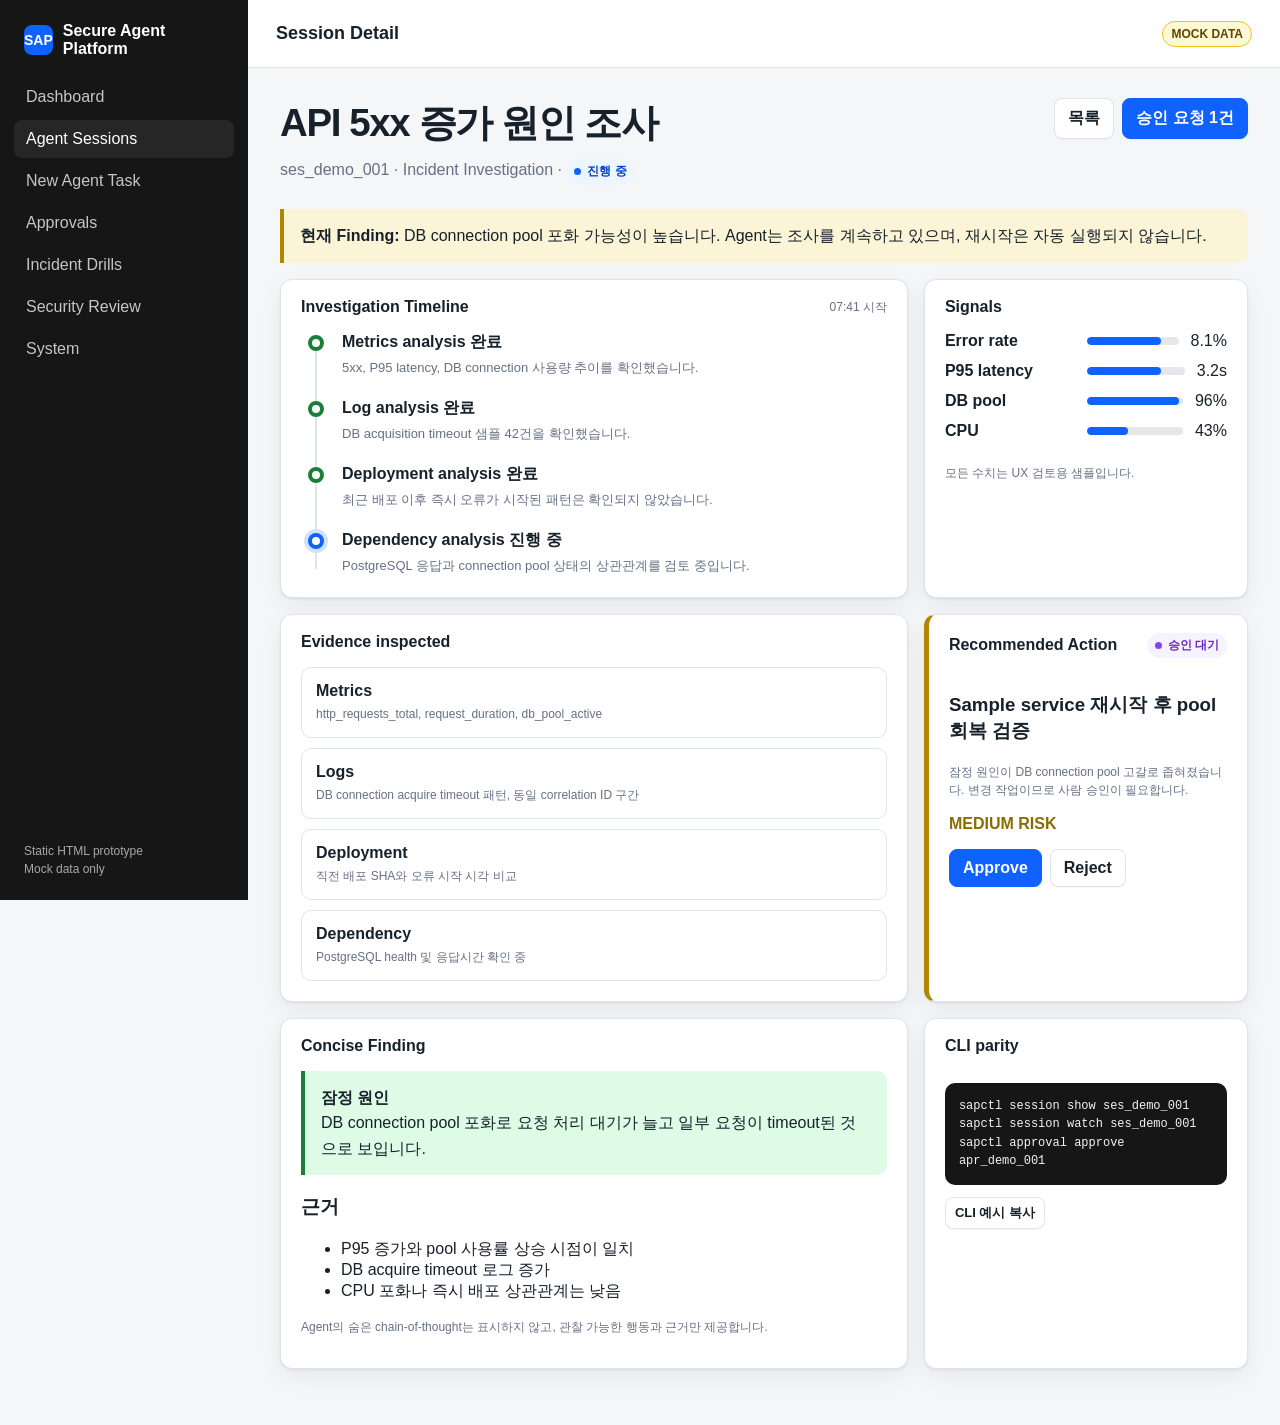
<file: prototype/session-detail.html>
<!doctype html><html lang="ko"><head><meta charset="utf-8"><meta name="viewport" content="width=device-width, initial-scale=1"><title>Secure Agent Platform - Session Detail</title><link rel="stylesheet" href="assets/css/app.css"><script defer src="assets/js/app.js"></script></head><body data-page="sessions"><div class="app-shell"><aside class="sidebar"><a class="brand" href="index.html"><span class="brand-mark">SAP</span><span>Secure Agent Platform</span></a><nav class="nav"><a data-nav="dashboard" href="index.html">Dashboard</a><a data-nav="sessions" href="sessions.html">Agent Sessions</a><a data-nav="new" href="session-new.html">New Agent Task</a><a data-nav="approvals" href="approvals.html">Approvals</a><a data-nav="incidents" href="incidents.html">Incident Drills</a><a data-nav="security" href="security-review.html">Security Review</a><a data-nav="system" href="system.html">System</a></nav><div class="sidebar-footer">Static HTML prototype<br>Mock data only</div></aside><div class="overlay"></div><main class="main"><header class="topbar"><button class="menu-button" data-menu>☰</button><div class="page-title">Session Detail</div><div class="topbar-right"><span class="mock-pill">MOCK DATA</span></div></header><div class="content"><section class="hero"><div><h1>API 5xx 증가 원인 조사</h1><p>ses_demo_001 · Incident Investigation · <span class="status running">진행 중</span></p></div><div class="actions"><a class="btn" href="sessions.html">목록</a><a class="btn primary" href="approvals.html">승인 요청 1건</a></div></section><div class="callout warn" style="margin-bottom:16px"><strong>현재 Finding:</strong> DB connection pool 포화 가능성이 높습니다. Agent는 조사를 계속하고 있으며, 재시작은 자동 실행되지 않습니다.</div><section class="grid two"><article class="card"><div class="card-head"><h2>Investigation Timeline</h2><span class="meta">07:41 시작</span></div><div class="card-body"><div class="timeline"><div class="timeline-item complete"><span class="timeline-dot"></span><div class="title">Metrics analysis 완료</div><div class="detail">5xx, P95 latency, DB connection 사용량 추이를 확인했습니다.</div></div><div class="timeline-item complete"><span class="timeline-dot"></span><div class="title">Log analysis 완료</div><div class="detail">DB acquisition timeout 샘플 42건을 확인했습니다.</div></div><div class="timeline-item complete"><span class="timeline-dot"></span><div class="title">Deployment analysis 완료</div><div class="detail">최근 배포 이후 즉시 오류가 시작된 패턴은 확인되지 않았습니다.</div></div><div class="timeline-item active"><span class="timeline-dot"></span><div class="title">Dependency analysis 진행 중</div><div class="detail">PostgreSQL 응답과 connection pool 상태의 상관관계를 검토 중입니다.</div></div></div></div></article><article class="card"><div class="card-head"><h2>Signals</h2></div><div class="card-body metric-list"><div class="metric"><strong>Error rate</strong><div class="bar"><span style="width:81%"></span></div><div class="value">8.1%</div></div><div class="metric"><strong>P95 latency</strong><div class="bar"><span style="width:76%"></span></div><div class="value">3.2s</div></div><div class="metric"><strong>DB pool</strong><div class="bar"><span style="width:96%"></span></div><div class="value">96%</div></div><div class="metric"><strong>CPU</strong><div class="bar"><span style="width:43%"></span></div><div class="value">43%</div></div><p class="small">모든 수치는 UX 검토용 샘플입니다.</p></div></article></section><section class="grid two" style="margin-top:16px"><article class="card"><div class="card-head"><h2>Evidence inspected</h2></div><div class="card-body list"><div class="list-item"><strong>Metrics</strong><div class="small">http_requests_total, request_duration, db_pool_active</div></div><div class="list-item"><strong>Logs</strong><div class="small">DB connection acquire timeout 패턴, 동일 correlation ID 구간</div></div><div class="list-item"><strong>Deployment</strong><div class="small">직전 배포 SHA와 오류 시작 시각 비교</div></div><div class="list-item"><strong>Dependency</strong><div class="small">PostgreSQL health 및 응답시간 확인 중</div></div></div></article><article class="card approval-card" data-approval-card><div class="card-head"><h2>Recommended Action</h2><span class="meta"><span class="status pending" data-approval-state>승인 대기</span></span></div><div class="card-body"><h3>Sample service 재시작 후 pool 회복 검증</h3><p class="small">잠정 원인이 DB connection pool 고갈로 좁혀졌습니다. 변경 작업이므로 사람 승인이 필요합니다.</p><p><span class="risk medium">MEDIUM RISK</span></p><div class="actions"><button class="btn primary" data-decision="approve">Approve</button><button class="btn" data-decision="reject">Reject</button></div></div></article></section><section class="grid two" style="margin-top:16px"><article class="card"><div class="card-head"><h2>Concise Finding</h2></div><div class="card-body"><div class="callout success"><strong>잠정 원인</strong><br>DB connection pool 포화로 요청 처리 대기가 늘고 일부 요청이 timeout된 것으로 보입니다.</div><h3>근거</h3><ul><li>P95 증가와 pool 사용률 상승 시점이 일치</li><li>DB acquire timeout 로그 증가</li><li>CPU 포화나 즉시 배포 상관관계는 낮음</li></ul><p class="small">Agent의 숨은 chain-of-thought는 표시하지 않고, 관찰 가능한 행동과 근거만 제공합니다.</p></div></article><article class="card"><div class="card-head"><h2>CLI parity</h2></div><div class="card-body"><pre class="code" id="detailCli">sapctl session show ses_demo_001
sapctl session watch ses_demo_001
sapctl approval approve apr_demo_001</pre><button class="btn sm" data-copy="#detailCli">CLI 예시 복사</button></div></article></section></div></main></div><div class="toast" data-toast></div></body></html>
</file>
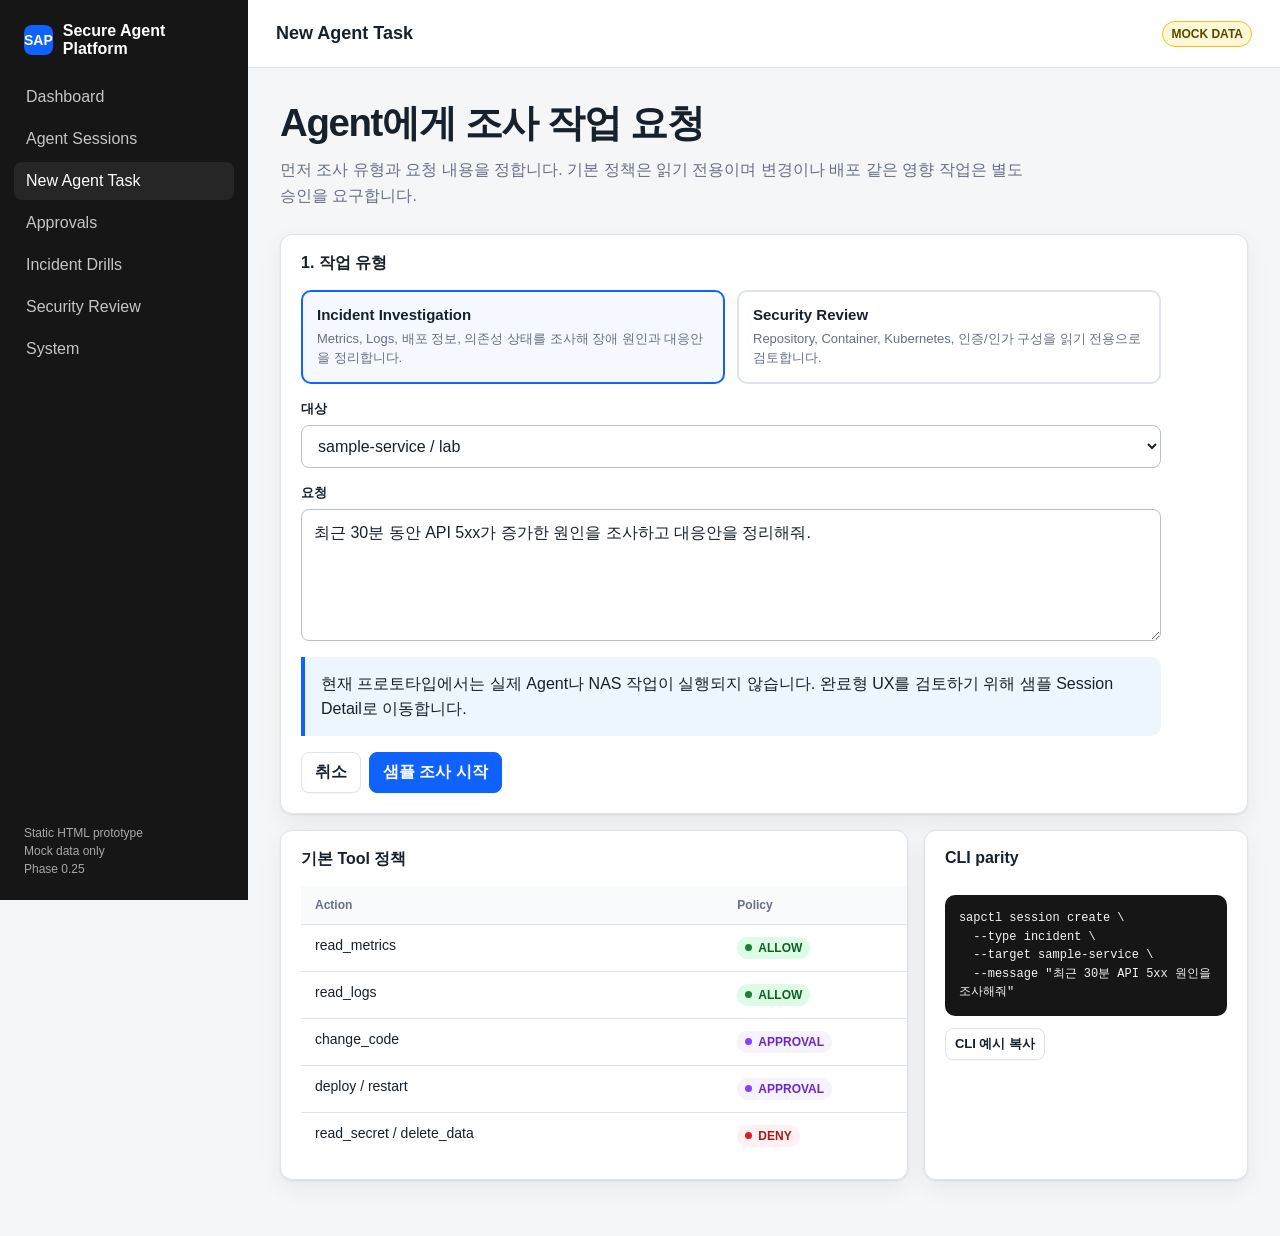
<file: prototype/session-new.html>
<!doctype html><html lang="ko"><head><meta charset="utf-8"><meta name="viewport" content="width=device-width, initial-scale=1"><title>Secure Agent Platform - New Task</title><link rel="stylesheet" href="assets/css/app.css"><script defer src="assets/js/app.js"></script></head><body data-page="new"><div class="app-shell"><aside class="sidebar"><a class="brand" href="index.html"><span class="brand-mark">SAP</span><span>Secure Agent Platform</span></a><nav class="nav"><a data-nav="dashboard" href="index.html">Dashboard</a><a data-nav="sessions" href="sessions.html">Agent Sessions</a><a data-nav="new" href="session-new.html">New Agent Task</a><a data-nav="approvals" href="approvals.html">Approvals</a><a data-nav="incidents" href="incidents.html">Incident Drills</a><a data-nav="security" href="security-review.html">Security Review</a><a data-nav="system" href="system.html">System</a></nav><div class="sidebar-footer">Static HTML prototype<br>Mock data only<br>Phase 0.25</div></aside><div class="overlay"></div><main class="main"><header class="topbar"><button class="menu-button" data-menu>☰</button><div class="page-title">New Agent Task</div><div class="topbar-right"><span class="mock-pill">MOCK DATA</span></div></header><div class="content"><section class="hero"><div><h1>Agent에게 조사 작업 요청</h1><p>먼저 조사 유형과 요청 내용을 정합니다. 기본 정책은 읽기 전용이며 변경이나 배포 같은 영향 작업은 별도 승인을 요구합니다.</p></div></section><article class="card"><div class="card-head"><h2>1. 작업 유형</h2></div><div class="card-body form-grid"><input type="hidden" id="taskType" value="incident"><div class="choice-grid"><div class="choice active" data-choice="incident"><h3>Incident Investigation</h3><p>Metrics, Logs, 배포 정보, 의존성 상태를 조사해 장애 원인과 대응안을 정리합니다.</p></div><div class="choice" data-choice="security"><h3>Security Review</h3><p>Repository, Container, Kubernetes, 인증/인가 구성을 읽기 전용으로 검토합니다.</p></div></div><div class="field"><label for="target">대상</label><select id="target"><option>sample-service / lab</option><option>demo-repository / read-only</option></select></div><div class="field"><label for="request">요청</label><textarea id="request">최근 30분 동안 API 5xx가 증가한 원인을 조사하고 대응안을 정리해줘.</textarea></div><div class="callout">현재 프로토타입에서는 실제 Agent나 NAS 작업이 실행되지 않습니다. 완료형 UX를 검토하기 위해 샘플 Session Detail로 이동합니다.</div><div class="actions"><a class="btn" href="sessions.html">취소</a><button class="btn primary" data-demo-start>샘플 조사 시작</button></div></div></article><section class="grid two" style="margin-top:16px"><article class="card"><div class="card-head"><h2>기본 Tool 정책</h2></div><div class="card-body table-wrap"><table><thead><tr><th>Action</th><th>Policy</th></tr></thead><tbody><tr><td>read_metrics</td><td><span class="status ok">ALLOW</span></td></tr><tr><td>read_logs</td><td><span class="status ok">ALLOW</span></td></tr><tr><td>change_code</td><td><span class="status pending">APPROVAL</span></td></tr><tr><td>deploy / restart</td><td><span class="status pending">APPROVAL</span></td></tr><tr><td>read_secret / delete_data</td><td><span class="status bad">DENY</span></td></tr></tbody></table></div></article><article class="card"><div class="card-head"><h2>CLI parity</h2></div><div class="card-body"><pre class="code" id="newCli">sapctl session create \
  --type incident \
  --target sample-service \
  --message "최근 30분 API 5xx 원인을 조사해줘"</pre><button class="btn sm" data-copy="#newCli">CLI 예시 복사</button></div></article></section></div></main></div><div class="toast" data-toast></div></body></html>
</file>
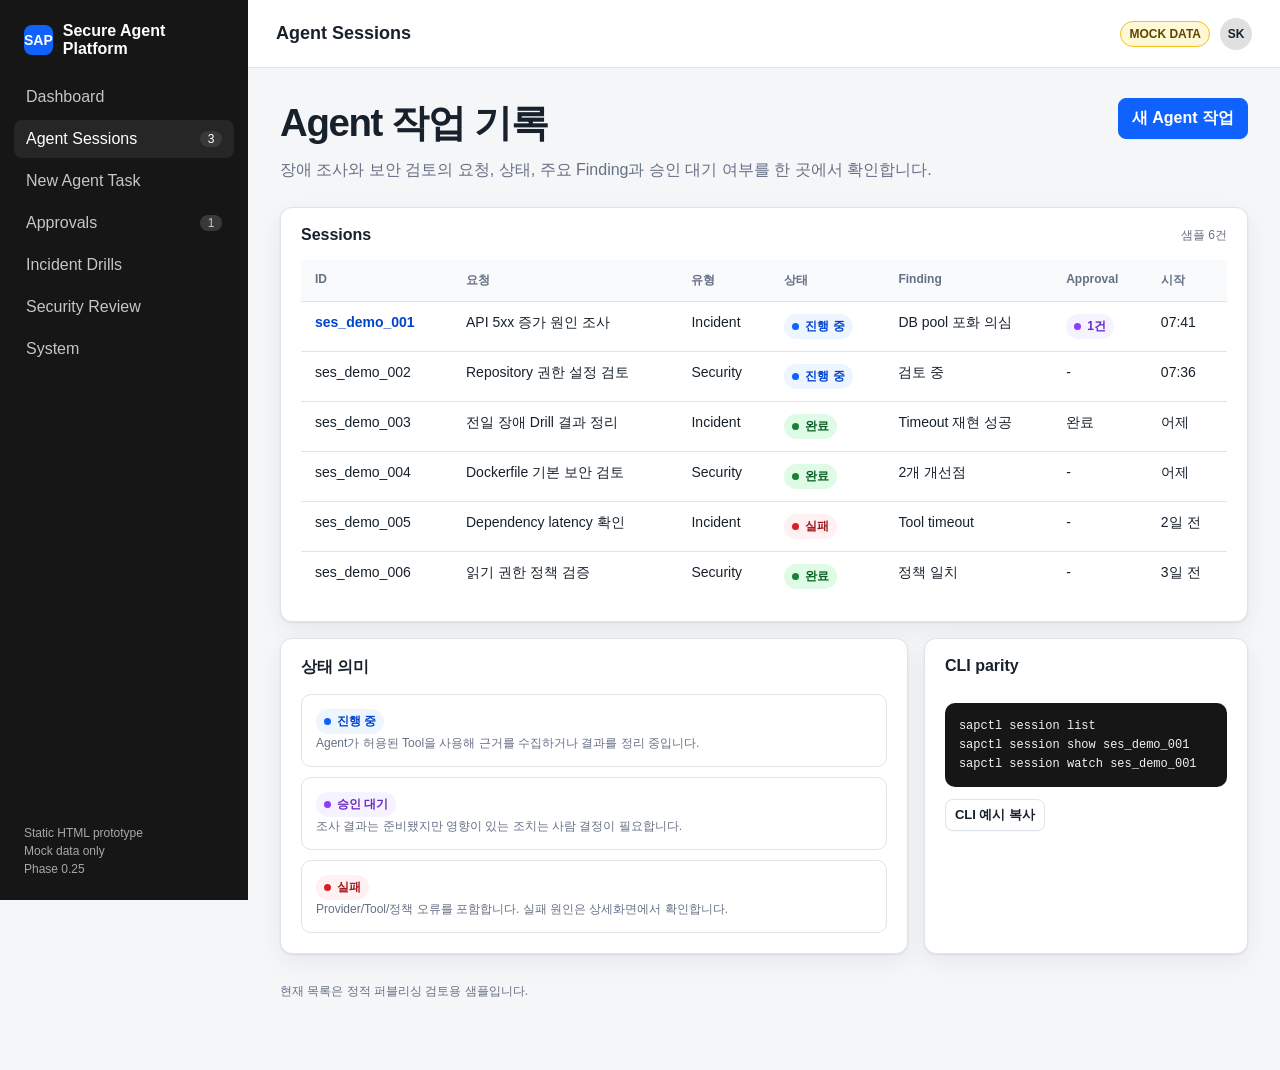
<file: prototype/sessions.html>
<!doctype html><html lang="ko"><head><meta charset="utf-8"><meta name="viewport" content="width=device-width, initial-scale=1"><title>Secure Agent Platform - Sessions</title><link rel="stylesheet" href="assets/css/app.css"><script defer src="assets/js/app.js"></script></head><body data-page="sessions"><div class="app-shell"><aside class="sidebar"><a class="brand" href="index.html"><span class="brand-mark">SAP</span><span>Secure Agent Platform</span></a><nav class="nav"><a data-nav="dashboard" href="index.html">Dashboard</a><a data-nav="sessions" href="sessions.html"><span>Agent Sessions</span><span class="count">3</span></a><a data-nav="new" href="session-new.html">New Agent Task</a><a data-nav="approvals" href="approvals.html"><span>Approvals</span><span class="count">1</span></a><a data-nav="incidents" href="incidents.html">Incident Drills</a><a data-nav="security" href="security-review.html">Security Review</a><a data-nav="system" href="system.html">System</a></nav><div class="sidebar-footer">Static HTML prototype<br>Mock data only<br>Phase 0.25</div></aside><div class="overlay"></div><main class="main"><header class="topbar"><button class="menu-button" data-menu>☰</button><div class="page-title">Agent Sessions</div><div class="topbar-right"><span class="mock-pill">MOCK DATA</span><span class="avatar">SK</span></div></header><div class="content"><section class="hero"><div><h1>Agent 작업 기록</h1><p>장애 조사와 보안 검토의 요청, 상태, 주요 Finding과 승인 대기 여부를 한 곳에서 확인합니다.</p></div><div class="actions"><a class="btn primary" href="session-new.html">새 Agent 작업</a></div></section><article class="card"><div class="card-head"><h2>Sessions</h2><span class="meta">샘플 6건</span></div><div class="card-body table-wrap"><table><thead><tr><th>ID</th><th>요청</th><th>유형</th><th>상태</th><th>Finding</th><th>Approval</th><th>시작</th></tr></thead><tbody><tr><td><a class="link" href="session-detail.html">ses_demo_001</a></td><td>API 5xx 증가 원인 조사</td><td>Incident</td><td><span class="status running">진행 중</span></td><td>DB pool 포화 의심</td><td><span class="status pending">1건</span></td><td>07:41</td></tr><tr><td>ses_demo_002</td><td>Repository 권한 설정 검토</td><td>Security</td><td><span class="status running">진행 중</span></td><td>검토 중</td><td>-</td><td>07:36</td></tr><tr><td>ses_demo_003</td><td>전일 장애 Drill 결과 정리</td><td>Incident</td><td><span class="status ok">완료</span></td><td>Timeout 재현 성공</td><td>완료</td><td>어제</td></tr><tr><td>ses_demo_004</td><td>Dockerfile 기본 보안 검토</td><td>Security</td><td><span class="status ok">완료</span></td><td>2개 개선점</td><td>-</td><td>어제</td></tr><tr><td>ses_demo_005</td><td>Dependency latency 확인</td><td>Incident</td><td><span class="status bad">실패</span></td><td>Tool timeout</td><td>-</td><td>2일 전</td></tr><tr><td>ses_demo_006</td><td>읽기 권한 정책 검증</td><td>Security</td><td><span class="status ok">완료</span></td><td>정책 일치</td><td>-</td><td>3일 전</td></tr></tbody></table></div></article><section class="grid two" style="margin-top:16px"><article class="card"><div class="card-head"><h2>상태 의미</h2></div><div class="card-body list"><div class="list-item"><span class="status running">진행 중</span><div class="small">Agent가 허용된 Tool을 사용해 근거를 수집하거나 결과를 정리 중입니다.</div></div><div class="list-item"><span class="status pending">승인 대기</span><div class="small">조사 결과는 준비됐지만 영향이 있는 조치는 사람 결정이 필요합니다.</div></div><div class="list-item"><span class="status bad">실패</span><div class="small">Provider/Tool/정책 오류를 포함합니다. 실패 원인은 상세화면에서 확인합니다.</div></div></div></article><article class="card"><div class="card-head"><h2>CLI parity</h2></div><div class="card-body"><pre class="code" id="sessionsCli">sapctl session list
sapctl session show ses_demo_001
sapctl session watch ses_demo_001</pre><button class="btn sm" data-copy="#sessionsCli">CLI 예시 복사</button></div></article></section><p class="footer-note">현재 목록은 정적 퍼블리싱 검토용 샘플입니다.</p></div></main></div><div class="toast" data-toast></div></body></html>
</file>
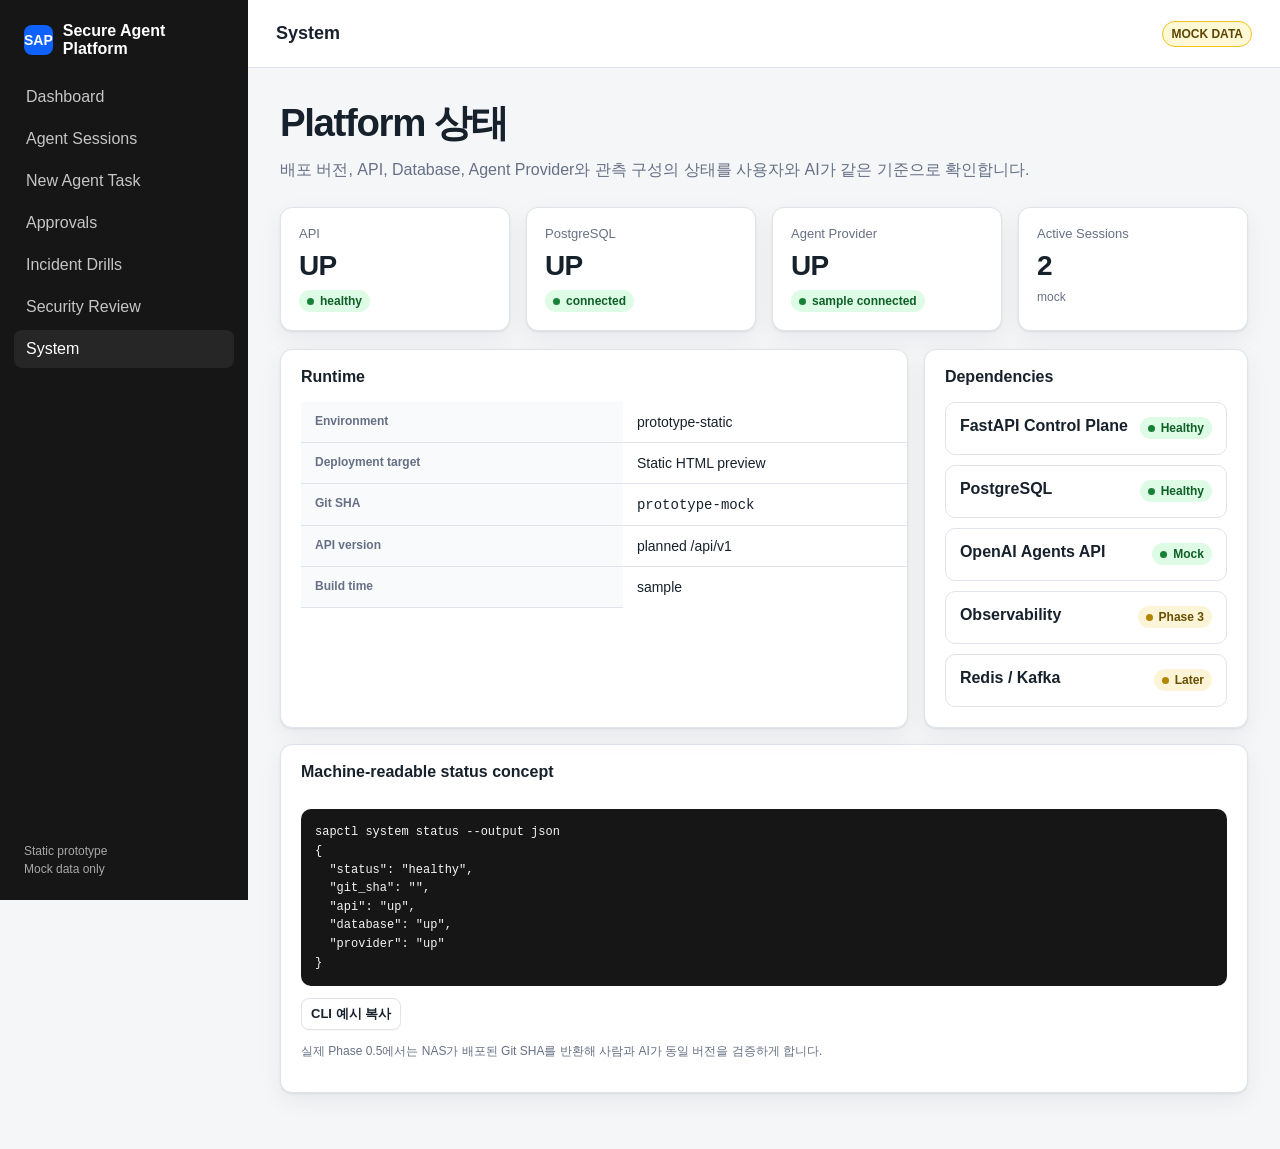
<file: prototype/system.html>
<!doctype html><html lang="ko"><head><meta charset="utf-8"><meta name="viewport" content="width=device-width,initial-scale=1"><title>Secure Agent Platform - System</title><link rel="stylesheet" href="assets/css/app.css"><script defer src="assets/js/app.js"></script></head><body data-page="system"><div class="app-shell"><aside class="sidebar"><a class="brand" href="index.html"><span class="brand-mark">SAP</span><span>Secure Agent Platform</span></a><nav class="nav"><a data-nav="dashboard" href="index.html">Dashboard</a><a data-nav="sessions" href="sessions.html">Agent Sessions</a><a data-nav="new" href="session-new.html">New Agent Task</a><a data-nav="approvals" href="approvals.html">Approvals</a><a data-nav="incidents" href="incidents.html">Incident Drills</a><a data-nav="security" href="security-review.html">Security Review</a><a data-nav="system" href="system.html">System</a></nav><div class="sidebar-footer">Static prototype<br>Mock data only</div></aside><div class="overlay"></div><main class="main"><header class="topbar"><button class="menu-button" data-menu>☰</button><div class="page-title">System</div><div class="topbar-right"><span class="mock-pill">MOCK DATA</span></div></header><div class="content"><section class="hero"><div><h1>Platform 상태</h1><p>배포 버전, API, Database, Agent Provider와 관측 구성의 상태를 사용자와 AI가 같은 기준으로 확인합니다.</p></div></section><section class="grid kpi"><article class="card kpi-card"><div class="kpi-label">API</div><div class="kpi-value">UP</div><div class="kpi-sub"><span class="status ok">healthy</span></div></article><article class="card kpi-card"><div class="kpi-label">PostgreSQL</div><div class="kpi-value">UP</div><div class="kpi-sub"><span class="status ok">connected</span></div></article><article class="card kpi-card"><div class="kpi-label">Agent Provider</div><div class="kpi-value">UP</div><div class="kpi-sub"><span class="status ok">sample connected</span></div></article><article class="card kpi-card"><div class="kpi-label">Active Sessions</div><div class="kpi-value">2</div><div class="kpi-sub">mock</div></article></section><section class="grid two"><article class="card"><div class="card-head"><h2>Runtime</h2></div><div class="card-body table-wrap"><table><tbody><tr><th>Environment</th><td>prototype-static</td></tr><tr><th>Deployment target</th><td>Static HTML preview</td></tr><tr><th>Git SHA</th><td><code>prototype-mock</code></td></tr><tr><th>API version</th><td>planned /api/v1</td></tr><tr><th>Build time</th><td>sample</td></tr></tbody></table></div></article><article class="card"><div class="card-head"><h2>Dependencies</h2></div><div class="card-body list"><div class="list-item"><div class="list-row"><strong>FastAPI Control Plane</strong><span class="status ok">Healthy</span></div></div><div class="list-item"><div class="list-row"><strong>PostgreSQL</strong><span class="status ok">Healthy</span></div></div><div class="list-item"><div class="list-row"><strong>OpenAI Agents API</strong><span class="status ok">Mock</span></div></div><div class="list-item"><div class="list-row"><strong>Observability</strong><span class="status warn">Phase 3</span></div></div><div class="list-item"><div class="list-row"><strong>Redis / Kafka</strong><span class="status warn">Later</span></div></div></div></article></section><article class="card" style="margin-top:16px"><div class="card-head"><h2>Machine-readable status concept</h2></div><div class="card-body"><pre class="code" id="systemCli">sapctl system status --output json
{
  "status": "healthy",
  "git_sha": "<deployed-sha>",
  "api": "up",
  "database": "up",
  "provider": "up"
}</pre><button class="btn sm" data-copy="#systemCli">CLI 예시 복사</button><p class="small">실제 Phase 0.5에서는 NAS가 배포된 Git SHA를 반환해 사람과 AI가 동일 버전을 검증하게 합니다.</p></div></article></div></main></div><div class="toast" data-toast></div></body></html>
</file>
<file: prototype/assets/css/app.css>
:root {
  --bg: #f4f6f8;
  --surface: #ffffff;
  --surface-2: #f8fafc;
  --text: #17212b;
  --muted: #667085;
  --line: #dfe4ea;
  --accent: #0f62fe;
  --accent-2: #0043ce;
  --success: #198038;
  --warning: #b28600;
  --danger: #da1e28;
  --info: #005d5d;
  --sidebar: #161616;
  --sidebar-muted: #c6c6c6;
  --radius: 12px;
  --shadow: 0 1px 2px rgba(16, 24, 40, .08), 0 8px 24px rgba(16, 24, 40, .06);
}

* { box-sizing: border-box; }
html { color-scheme: light; }
body {
  margin: 0;
  min-height: 100vh;
  font-family: Inter, Pretendard, -apple-system, BlinkMacSystemFont, "Segoe UI", sans-serif;
  background: var(--bg);
  color: var(--text);
}
a { color: inherit; text-decoration: none; }
button, input, textarea, select { font: inherit; }
button { cursor: pointer; }

.app-shell { display: grid; grid-template-columns: 248px minmax(0, 1fr); min-height: 100vh; }
.sidebar {
  position: sticky; top: 0; height: 100vh; padding: 22px 14px;
  background: var(--sidebar); color: #fff; display: flex; flex-direction: column; z-index: 20;
}
.brand { display: flex; gap: 10px; align-items: center; padding: 0 10px 20px; font-weight: 700; }
.brand-mark { width: 30px; height: 30px; border-radius: 8px; display: grid; place-items: center; background: var(--accent); font-size: 14px; }
.nav { display: grid; gap: 4px; }
.nav a { padding: 10px 12px; border-radius: 8px; color: var(--sidebar-muted); display: flex; align-items: center; justify-content: space-between; }
.nav a:hover, .nav a.active { background: #262626; color: #fff; }
.nav .count { min-width: 22px; padding: 1px 7px; text-align: center; border-radius: 10px; background: #393939; font-size: 12px; }
.sidebar-footer { margin-top: auto; padding: 14px 10px 0; color: #a8a8a8; font-size: 12px; line-height: 1.5; }

.main { min-width: 0; }
.topbar { min-height: 68px; padding: 12px 28px; background: rgba(255,255,255,.92); border-bottom: 1px solid var(--line); display: flex; align-items: center; gap: 16px; position: sticky; top: 0; z-index: 10; backdrop-filter: blur(10px); }
.menu-button { display: none; border: 1px solid var(--line); background: #fff; border-radius: 8px; padding: 8px 10px; }
.page-title { font-weight: 700; font-size: 18px; }
.topbar-right { margin-left: auto; display: flex; align-items: center; gap: 10px; }
.mock-pill { border: 1px solid #f1c21b; background: #fff8d6; color: #5c4600; padding: 5px 8px; border-radius: 999px; font-size: 12px; font-weight: 700; }
.avatar { width: 32px; height: 32px; border-radius: 50%; background: #e0e0e0; display: grid; place-items: center; font-size: 12px; font-weight: 700; }

.content { max-width: 1440px; margin: 0 auto; padding: 30px 32px 56px; }
.hero { display: flex; gap: 20px; align-items: flex-start; justify-content: space-between; margin-bottom: 24px; }
.hero h1 { margin: 0 0 8px; font-size: clamp(28px, 3vw, 42px); letter-spacing: -.035em; }
.hero p { margin: 0; color: var(--muted); max-width: 760px; line-height: 1.65; }
.actions { display: flex; gap: 8px; flex-wrap: wrap; }
.btn { border: 1px solid var(--line); background: #fff; color: var(--text); border-radius: 8px; padding: 9px 13px; font-weight: 700; box-shadow: 0 1px 1px rgba(0,0,0,.03); }
.btn:hover { background: var(--surface-2); }
.btn.primary { background: var(--accent); border-color: var(--accent); color: #fff; }
.btn.primary:hover { background: var(--accent-2); }
.btn.danger { background: var(--danger); border-color: var(--danger); color: #fff; }
.btn.ghost { box-shadow: none; background: transparent; }
.btn.sm { padding: 6px 9px; font-size: 13px; }

.grid { display: grid; gap: 16px; }
.grid.kpi { grid-template-columns: repeat(4, minmax(0, 1fr)); margin-bottom: 18px; }
.grid.two { grid-template-columns: minmax(0, 1.55fr) minmax(300px, .8fr); }
.grid.three { grid-template-columns: repeat(3, minmax(0, 1fr)); }
.card { background: var(--surface); border: 1px solid var(--line); border-radius: var(--radius); box-shadow: var(--shadow); }
.card-head { padding: 18px 20px 12px; display: flex; align-items: center; gap: 10px; }
.card-head h2, .card-head h3 { margin: 0; font-size: 16px; }
.card-head .meta { margin-left: auto; color: var(--muted); font-size: 12px; }
.card-body { padding: 4px 20px 20px; }
.kpi-card { padding: 18px; }
.kpi-label { color: var(--muted); font-size: 13px; margin-bottom: 9px; }
.kpi-value { font-size: 28px; font-weight: 750; letter-spacing: -.03em; }
.kpi-sub { margin-top: 8px; color: var(--muted); font-size: 12px; }

.status { display: inline-flex; align-items: center; gap: 6px; font-size: 12px; font-weight: 700; border-radius: 999px; padding: 4px 8px; background: #f4f4f4; }
.status::before { content: ""; width: 7px; height: 7px; border-radius: 50%; background: #8d8d8d; }
.status.ok { background: #defbe6; color: #0e6027; }
.status.ok::before { background: var(--success); }
.status.running { background: #edf5ff; color: #0043ce; }
.status.running::before { background: var(--accent); animation: pulse 1.4s infinite; }
.status.warn { background: #fcf4d6; color: #684e00; }
.status.warn::before { background: var(--warning); }
.status.bad { background: #fff1f1; color: #a2191f; }
.status.bad::before { background: var(--danger); }
.status.pending { background: #f6f2ff; color: #6929c4; }
.status.pending::before { background: #8a3ffc; }
@keyframes pulse { 50% { opacity: .35; } }

.table-wrap { overflow: auto; }
table { width: 100%; border-collapse: collapse; min-width: 700px; }
th, td { text-align: left; padding: 12px 14px; border-bottom: 1px solid var(--line); vertical-align: top; }
th { color: var(--muted); font-size: 12px; font-weight: 700; background: var(--surface-2); }
td { font-size: 14px; }
tr:last-child td { border-bottom: 0; }
.link { color: var(--accent-2); font-weight: 700; }

.list { display: grid; gap: 10px; }
.list-item { border: 1px solid var(--line); border-radius: 10px; padding: 14px; background: #fff; }
.list-row { display: flex; gap: 10px; justify-content: space-between; align-items: flex-start; }
.list-item strong { display: block; margin-bottom: 5px; }
.small { color: var(--muted); font-size: 12px; line-height: 1.5; }

.timeline { position: relative; margin-left: 7px; }
.timeline::before { content: ""; position: absolute; left: 7px; top: 8px; bottom: 8px; width: 2px; background: var(--line); }
.timeline-item { position: relative; padding: 0 0 20px 34px; }
.timeline-item:last-child { padding-bottom: 0; }
.timeline-dot { position: absolute; left: 0; top: 3px; width: 16px; height: 16px; border-radius: 50%; background: #fff; border: 4px solid #8d8d8d; z-index: 1; }
.timeline-item.complete .timeline-dot { border-color: var(--success); }
.timeline-item.active .timeline-dot { border-color: var(--accent); box-shadow: 0 0 0 4px #d0e2ff; }
.timeline-item .title { font-weight: 700; }
.timeline-item .detail { margin-top: 5px; color: var(--muted); font-size: 13px; line-height: 1.55; }

.metric-list { display: grid; gap: 12px; }
.metric { display: grid; grid-template-columns: 130px 1fr auto; gap: 12px; align-items: center; }
.bar { height: 8px; background: #e5e7eb; border-radius: 99px; overflow: hidden; }
.bar > span { display: block; height: 100%; background: var(--accent); border-radius: inherit; }

.callout { border-left: 4px solid var(--accent); background: #edf5ff; padding: 14px 16px; border-radius: 0 10px 10px 0; line-height: 1.6; }
.callout.warn { border-color: var(--warning); background: #fcf4d6; }
.callout.danger { border-color: var(--danger); background: #fff1f1; }
.callout.success { border-color: var(--success); background: #defbe6; }

.form-grid { display: grid; gap: 16px; max-width: 900px; }
.field { display: grid; gap: 7px; }
.field label { font-size: 13px; font-weight: 700; }
.field input, .field textarea, .field select { width: 100%; border: 1px solid #b8c0ca; background: #fff; border-radius: 8px; padding: 11px 12px; outline: none; color: var(--text); }
.field textarea { min-height: 132px; resize: vertical; line-height: 1.55; }
.field input:focus, .field textarea:focus, .field select:focus { border-color: var(--accent); box-shadow: 0 0 0 3px #d0e2ff; }
.choice-grid { display: grid; grid-template-columns: repeat(2, minmax(0, 1fr)); gap: 12px; }
.choice { border: 2px solid var(--line); border-radius: 10px; padding: 14px; cursor: pointer; background: #fff; }
.choice.active { border-color: var(--accent); background: #f5f9ff; }
.choice h3 { margin: 0 0 6px; font-size: 15px; }
.choice p { margin: 0; color: var(--muted); font-size: 13px; line-height: 1.5; }

.split { display: grid; grid-template-columns: 1fr 1fr; gap: 12px; }
.code { border-radius: 10px; background: #161616; color: #f4f4f4; padding: 14px; overflow: auto; font: 12px/1.55 ui-monospace, SFMono-Regular, Menlo, monospace; white-space: pre-wrap; }

.approval-card { border-left: 5px solid var(--warning); }
.risk { font-weight: 800; }
.risk.high { color: var(--danger); }
.risk.medium { color: #8a6d00; }
.risk.low { color: var(--success); }

.empty { text-align: center; padding: 36px 20px; color: var(--muted); }
.footer-note { margin-top: 28px; color: var(--muted); font-size: 12px; line-height: 1.6; }
.toast { position: fixed; right: 20px; bottom: 20px; max-width: 340px; padding: 12px 14px; border-radius: 10px; background: #161616; color: #fff; box-shadow: var(--shadow); opacity: 0; transform: translateY(10px); pointer-events: none; transition: .2s ease; z-index: 100; }
.toast.show { opacity: 1; transform: translateY(0); }
.overlay { display: none; }

@media (max-width: 1000px) {
  .grid.kpi { grid-template-columns: repeat(2, minmax(0, 1fr)); }
  .grid.two, .grid.three { grid-template-columns: 1fr; }
}

@media (max-width: 760px) {
  .app-shell { grid-template-columns: 1fr; }
  .sidebar { position: fixed; left: -270px; width: 248px; transition: left .2s ease; box-shadow: 10px 0 40px rgba(0,0,0,.22); }
  body.nav-open .sidebar { left: 0; }
  .overlay { position: fixed; inset: 0; background: rgba(0,0,0,.35); z-index: 15; }
  body.nav-open .overlay { display: block; }
  .menu-button { display: inline-block; }
  .topbar { padding: 10px 14px; min-height: 58px; }
  .content { padding: 22px 14px 42px; }
  .hero { display: grid; }
  .hero h1 { font-size: 30px; }
  .grid.kpi { grid-template-columns: 1fr 1fr; gap: 10px; }
  .kpi-card { padding: 14px; }
  .kpi-value { font-size: 23px; }
  .choice-grid, .split { grid-template-columns: 1fr; }
  .metric { grid-template-columns: 105px 1fr; }
  .metric .value { grid-column: 2; }
  .topbar-right .avatar { display: none; }
}

@media (max-width: 420px) {
  .grid.kpi { grid-template-columns: 1fr; }
  .actions { width: 100%; }
  .actions .btn { flex: 1; text-align: center; }
}
</file>
